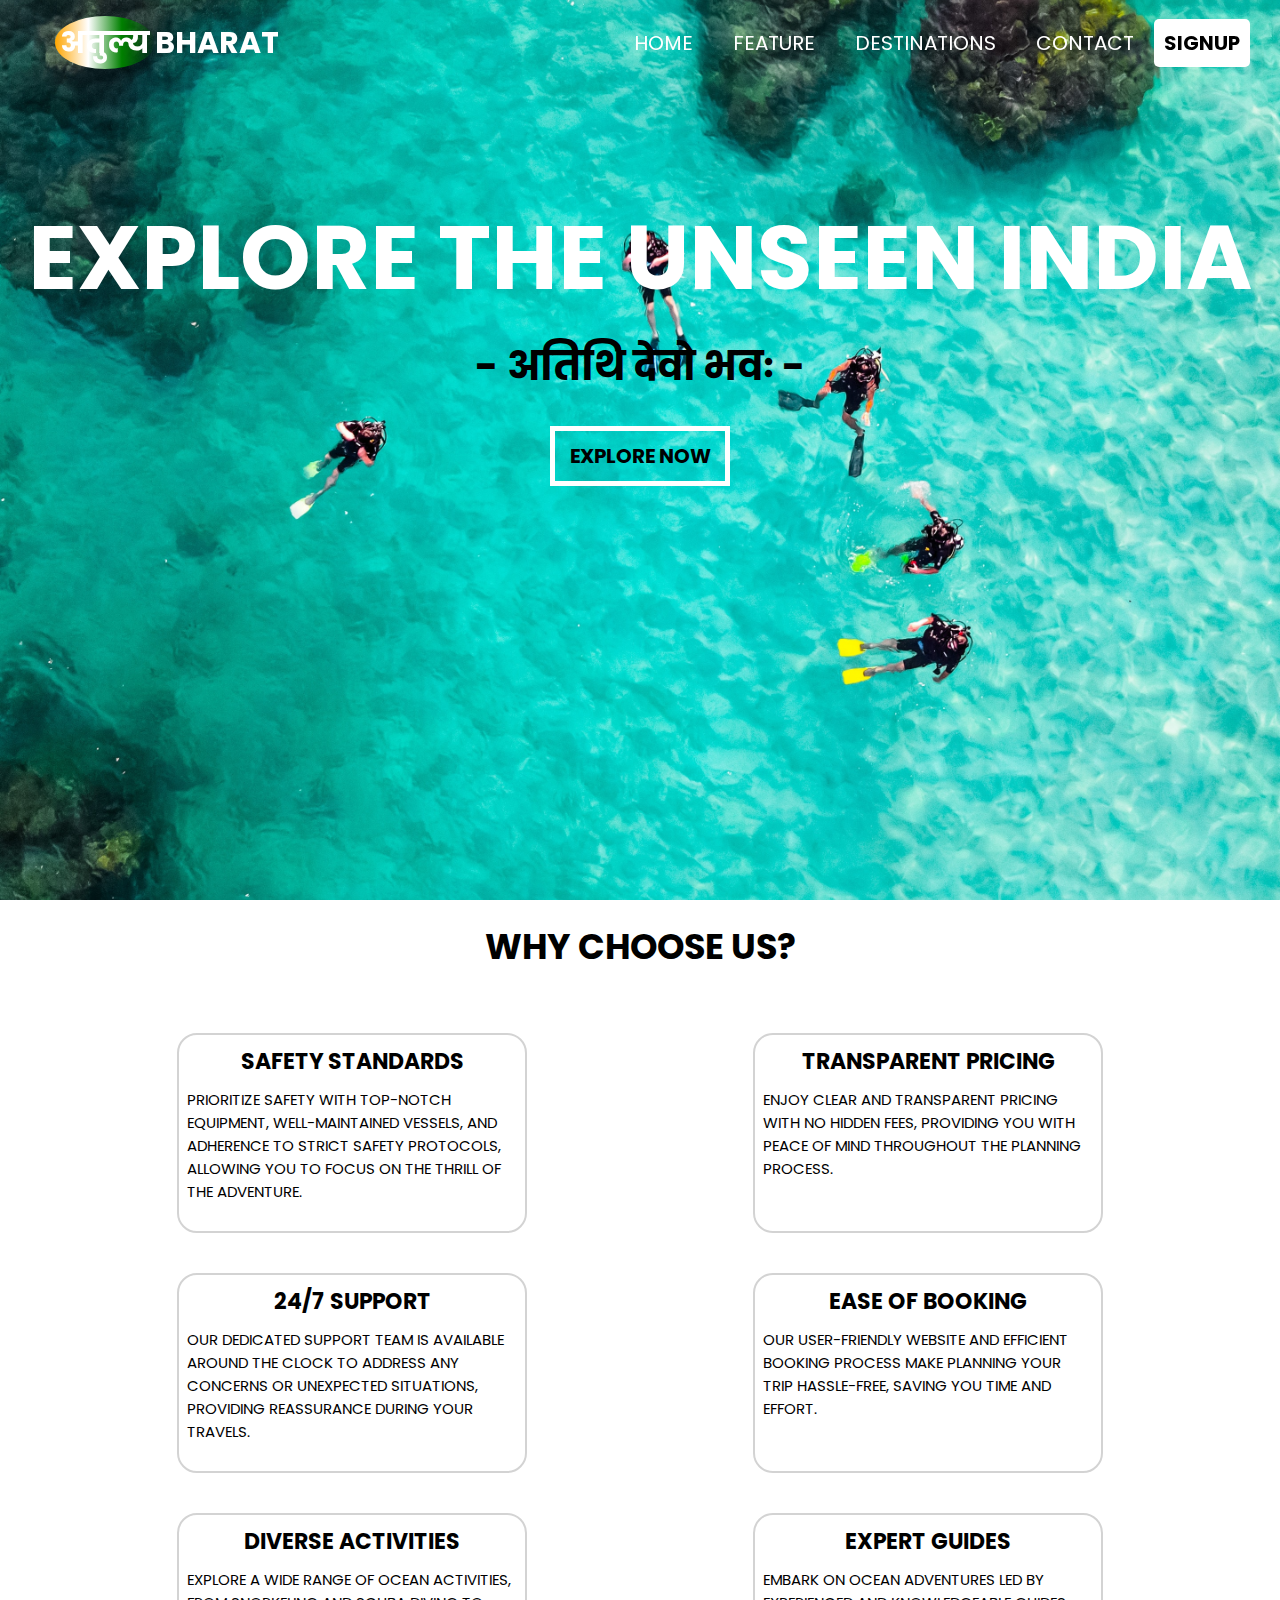
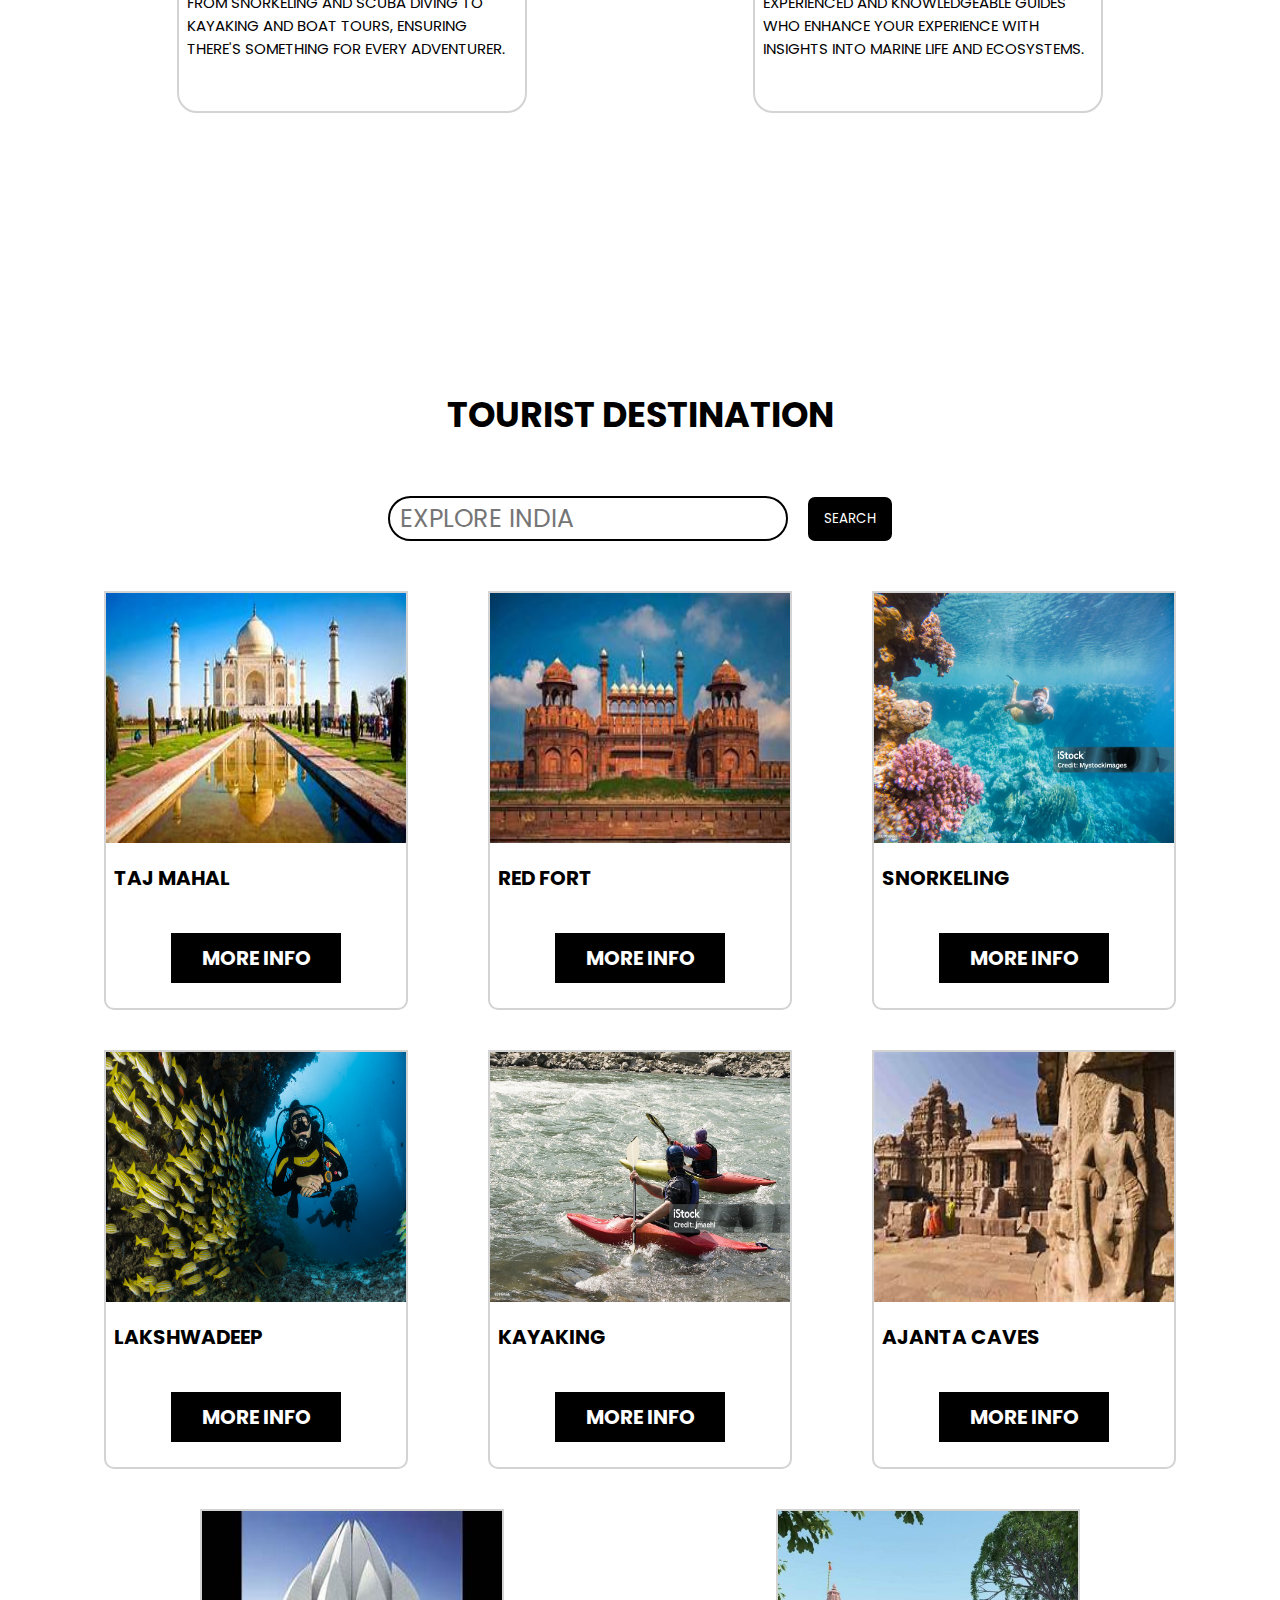
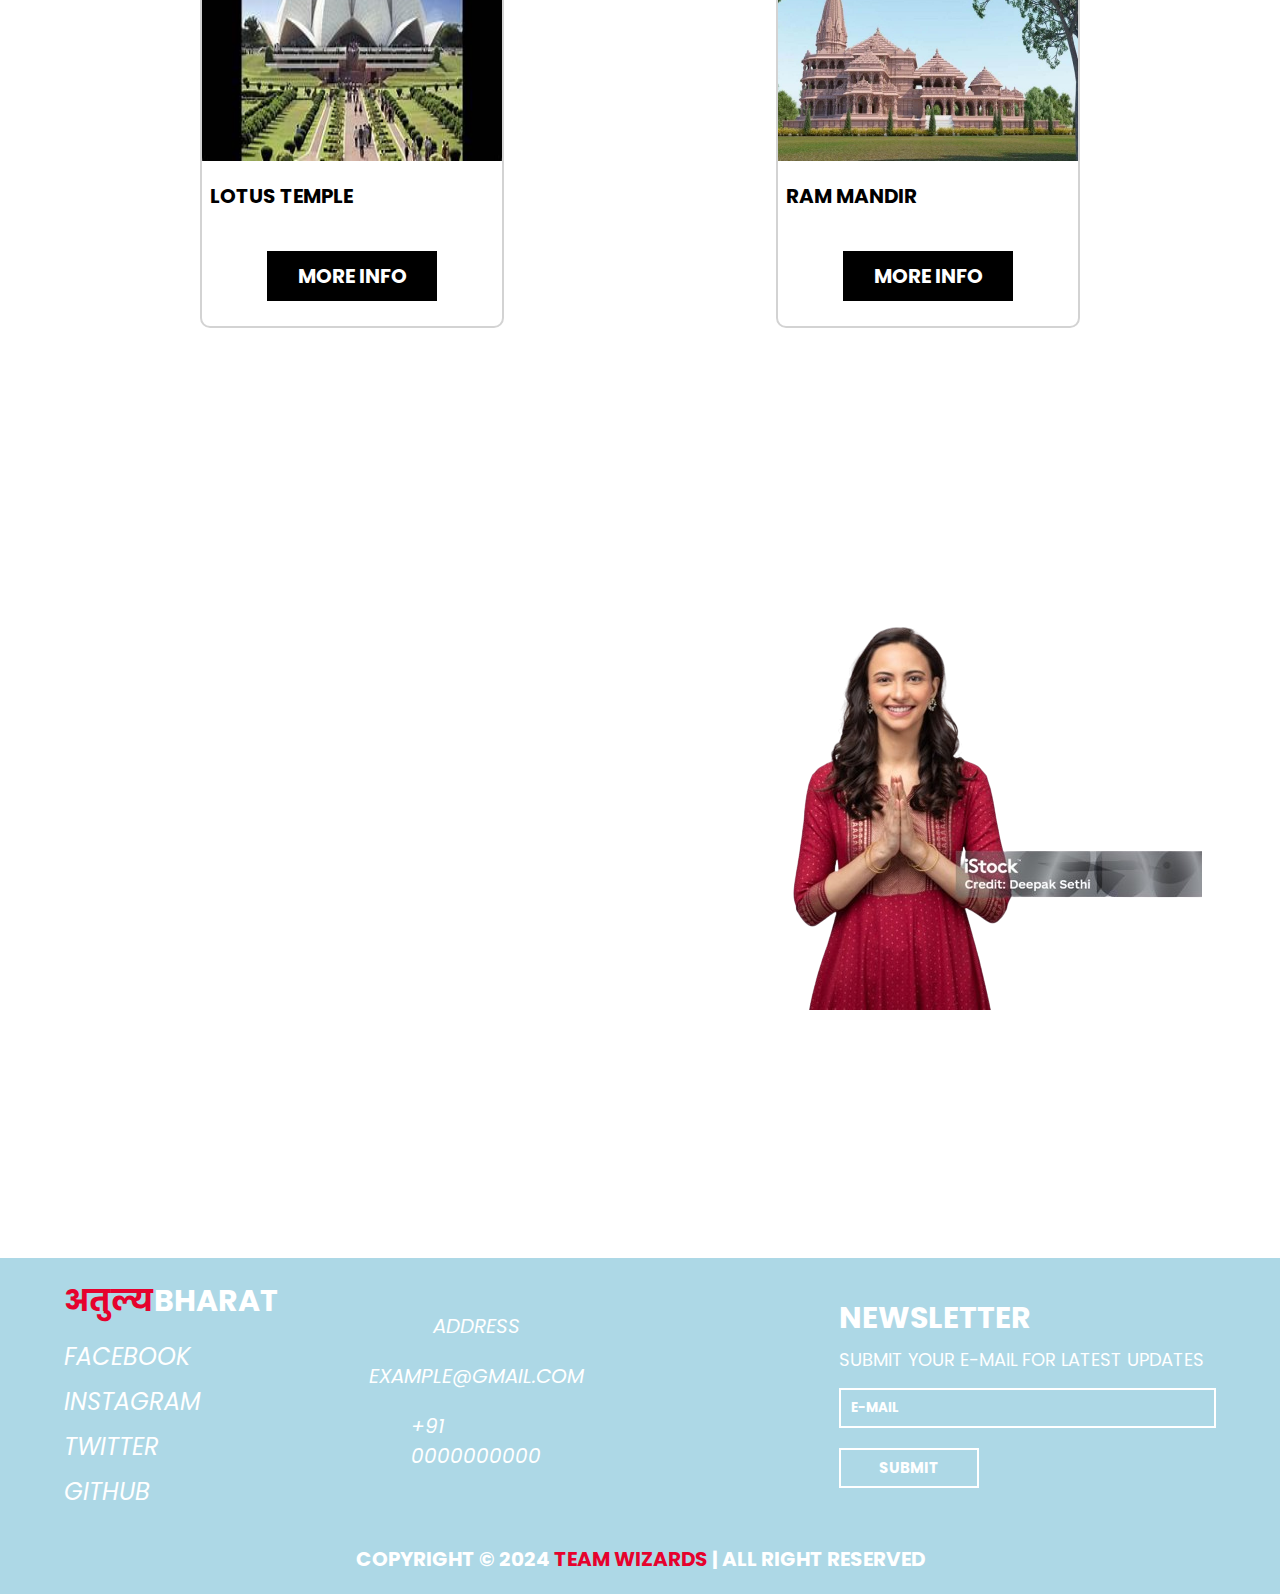
<file: index.html>
<!DOCTYPE html>
<html lang="en">
<head>
    <meta charset="UTF-8">
    <meta name="viewport" content="width=device-width, initial-scale=1.0">
    <title>अतुल्यBHARAT | TOURIST GUIDE website</title>
    <link rel="stylesheet" href="style.css">
    <link rel="shortcut icon" href="favicon.ico" type="image/x-icon">
    <script src="https://code.jquery.com/jquery-3.6.4.min.js"></script>
    <link rel="stylesheet" href="https://cdnjs.cloudflare.com/ajax/libs/font-awesome/6.5.1/css/all.min.css" integrity="sha512-DTOQO9RWCH3ppGqcWaEA1BIZOC6xxalwEsw9c2QQeAIftl+Vegovlnee1c9QX4TctnWMn13TZye+giMm8e2LwA==" crossorigin="anonymous" referrerpolicy="no-referrer" />
</head>
<body>
    <div class="popup">
        <div class="message"></div>
      </div>
    <header>
        <div class="logo">
            <a href="#"><h1><span>अतुल्य</span>BHARAT</h1></a>
        </div>

        <i class="fa-solid fa-bars"></i>
        <style>
            .fa-bars{
                color: white !important;
            }
        </style>
        <nav>
            <ul>
                <li><a href="#home">home</a></li>
                <li><a href="#feature">feature</a></li>
                <li><a href="#service">destinations</a></li>
                <li><a href="#contact">contact</a></li>
                <h3><a href="/newbiethon2024/signup/index.html">signup</a></h3>
            </ul>
        </nav>
    </header>

    <section id="home">
        <h1>explore the unseen india</h1>
        <h3>- अतिथि देवो भवः -</h3>
        <button>explore now</button>
        
    </section>

    <section id="feature">
        <h1>why choose us?</h1>

        <div class="card-container">
            <div class="card">
                <h2>safety standards</h2>
                <p>Prioritize safety with top-notch equipment, well-maintained vessels, and adherence to strict safety protocols, allowing you to focus on the thrill of the adventure.</p>
            </div>
            <div class="card">
                <h2>transparent pricing</h2>
                <p>Enjoy clear and transparent pricing with no hidden fees, providing you with peace of mind throughout the planning process.</p>
            </div>
            <div class="card">
                <h2>24/7 support</h2>
                <p>Our dedicated support team is available around the clock to address any concerns or unexpected situations, providing reassurance during your travels.</p>
            </div>
            <div class="card">
                <h2>ease of booking</h2>
                <p>Our user-friendly website and efficient booking process make planning your trip hassle-free, saving you time and effort.</p>
            </div>
            <div class="card">
                <h2>diverse activities</h2>
                <p>Explore a wide range of ocean activities, from snorkeling and scuba diving to kayaking and boat tours, ensuring there's something for every adventurer.</p>
            </div>
            <div class="card">
                <h2>expert guides</h2>
                <p>Embark on ocean adventures led by experienced and knowledgeable guides who enhance your experience with insights into marine life and ecosystems.</p>
            </div>
        </div>
    </section>

    <section id="service">

        <h1>tourist destination</h1>
        <div class="search-section">
            <input type="text" name="search" id="myInput" placeholder="explore india" onkeyup="myFunction()">
            <button>search</button>
        </div>
        <div class="package-container">
            <div class="package" data-title="taj-mahal">
                <div class="info">
                    <img src="1img.jpg" alt="">
                    <div class="package-info">
                        <h2 class="filter">taj mahal</h2>
                        
                    </div>
                </div>
                <div class="more-info">
                    <a href="#"><button>more info</button></a>
                </div>
            </div>
            <div class="package" data="red-fort">
                <div class="info">
                    <img src="2img.jpg" alt="">
                    <div class="package-info">
                        <h2 class="filter">red fort</h2>
                        
                    </div>
                </div>
                
                <div class="more-info">
                    <a href="#"><button>more info</button></a>
                </div>
            </div>
            <div class="package" data-title="snorkeling">
                <div class="info">
                    <img src="snorkeling.jpg" alt="">
                    <div class="package-info">
                        <h2 class="filter">snorkeling</h2>
                        
                    </div>
                </div>
                
                <div class="more-info">
                    <a href="#"><button>more info</button></a>
                </div>
            </div>
            <div class="package" data-title="lakshwadeep">
                <div class="info">
                    <img src="scuba-diving.jpg" alt="">
                    <div class="package-info">
                        <h2 class="filter">lakshwadeep</h2>
                        
                    </div>
                </div>
                
                <div class="more-info">
                    <a href="#"><button>more info</button></a>
                </div>
            </div>
            <div class="package" data-title="kayaking">
                <div class="info">
                    <img src="kayaking.jpg" alt="">
                    <div class="package-info">
                        <h2 class="filter">kayaking</h2>
                        
                    </div>
                </div>
                
                <div class="more-info">
                    <a href="#"><button>more info</button></a>
                </div>
            </div>
            <div class="package" data-title="ajanta-caves">
                <div class="info">
                    <img src="6img.jpg" alt="">
                    <div class="package-info">
                        <h2 class="filter">ajanta caves</h2>
                       
                    </div>
                </div>
                
                <div class="more-info">
                    <a href="#"><button>more info</button></a>
                </div>
            </div>
            <div class="package" data-title="lotus-temple">
                <div class="info">
                    <img src="7img.jpg" alt="">
                    <div class="package-info">
                        <h2 class="filter">lotus temple</h2>
                       
                    </div>
                </div>
                
                <div class="more-info">
                    <a href="#"><button>more info</button></a>
                </div>
            </div>
            <div class="package" data-title="ram-mandir">
                <div class="info">
                    <img src="rammanndir.jpg" alt="">
                    <div class="package-info">
                        <h2 class="filter">ram mandir</h2>
                       
                    </div>
                </div>
                
                <div class="more-info">
                    <a href="destination/index.html"><button>more info</button></a>
                </div>
            </div>
        </div>

    </section>
     

    <section id="contact">

        <form onsubmit="sendEmail(); reset(); return false;">
            <h1>get in touch</h1>
            <input type="text" id="name" placeholder="full name" required>
            <input type="number" placeholder="phone number">
            <input type="email" id="email" placeholder="xyz@gmail.com" required>
            <textarea placeholder="message" id="message" cols="30" rows="10" required></textarea>
            <input type="submit" value="send">
        </form>

        <div class="image">
            <img src="namste.png" alt="">
        </div>

    </section>

    <section id="footer">

        <div class="footer-container">
            <div class="brand">
                <div class="logo">
                    <a href="#"><h1><span>अतुल्य</span>BHARAT</h1></a>
                </div>
                <div class="icons">
                    <i href="#" class="fa-brands fa-facebook">facebook</i>
                    <i href="#" class="fa-brands fa-instagram">instagram</i>
                    <i href="#" class="fa-brands fa-x-twitter">twitter</i>
                    <i href="#" class="fa-brands fa-github">github</i>
                </div>
            </div>

            <div class="contact-info">
                <div class="info">
                    <i href="#" class="fa-solid fa-location-dot">address</i>
                    <i href="#" class="fa-solid fa-envelope">example@gmail.com</i>
                    <i href="#" class="fa-solid fa-phone">+91 0000000000</i>
                </div>
            </div>

            <div class="letter">
                <h1>
                    newsletter
                </h1>
                <p>submit your e-mail for latest updates</p>
                <input type="email" placeholder="e-mail">
                <input type="submit" placeholder="subscribe">
            </div>
          
        </div>

        <h1 class="msg">copyright &copy; 2024 <span>Team Wizards</span> | all right reserved</h1>

    </section>


    <script src="script.js"></script>
    <script src="https://smtpjs.com/v3/smtp.js"></script>
</body>
</html>
</file>
<file: style.css>
@import url('https://fonts.googleapis.com/css2?family=Poppins:wght@100;400;500;700&display=swap');

*{
    padding:0%;
    margin: 0%;
    outline: none;
    text-decoration: none;
    list-style: none;
    text-transform: uppercase;
    box-sizing: border-box;
    font-family: 'Poppins', sans-serif;
    transition: all ease .5s;
}

html {
    font-size: 62.5%;
    scroll-behavior: smooth;
}
body{
    overflow-x: hidden;
}

header{
    position: fixed;
    top: 0;
    left: 0;
    width: 100%;
    display: flex;
    align-items: center;
    justify-content: space-between;
    padding: 2rem 3rem;
    z-index: 10;

    .logo{
        margin: 0 2.5rem;

        a{
            text-decoration: none;

            h1{
                color: #fff;
                font-size: 3rem;

                span{
                    background: linear-gradient(90deg, orange, white, green, transparent);
                    border-radius: 50%;
                    padding: 5px 5px;
                    box-shadow: 4px;
                }

            }
        }
    }
    nav{
        ul{
            list-style: none;
            display: flex;
            align-items: center;
            justify-content: space-around;
            background: transparent;

            li{
                margin: 1 1.5rem;

                a{
                    text-decoration: none;
                    color: #fff;
                    font-size: 2rem;
                    padding: 2rem;

                    &:hover{
                        color: #000;
                    }

                }
                &:hover{
                    background: #fff;
                }
            }
            h3{

                a{
                    text-decoration: none;
                    color: #000;
                    background: white;
                    font-size: 2rem;
                    padding: 1rem;
                    border-radius: .5rem;

                    &:hover{
                        background: transparent;
                        color: white;
                    }

                }
                
            }
        }
    }
    .fa-bars{
        font-size: 4rem;
        color: #000;
        margin: 0 2rem;
        cursor: pointer;
        display: none;
        z-index: 20;
    }
}


#home{
    height: 100vh;
    width: 100vw;
    background: url(home-pic.jpg) no-repeat;
    background-size: cover;
    background-position: center;
    background-blend-mode: multiply;
    background-attachment: fixed;
    text-align: center;
    padding-top: 12rem;

    h1{
        font-size: 9rem;
        margin: 0 .5rem;
        margin-top: 7rem;
        color: #fff;
    }
    h3{
        font-size: 4rem;
        color: #000;
        margin: 1rem 0;
    }
    button{
        width: 18rem;
        height: 6rem;
        margin: 2rem 0;
        background: transparent;
        border: .5rem solid #fff;
        font-size: 2rem;
        font-weight: bold;

        &:hover{
            background: #000;
            color: #fff;
            width: 20rem;
            height: 6.4rem;
        }
    }
}

#feature{
    height: auto;
    width: 100vw;
    display: grid;
    place-items: center;

    h1{
        font-size: 3.5rem;
        margin: 2rem 0;
    }

    .card-container{
        display: flex;
        width: 90vw;
        justify-content: space-around;
        flex-wrap: wrap;
        margin: 2rem 0;

        .card{
            width: 35rem;
            height: 20rem;
            margin: 2rem;
            border: .2rem solid lightgray;
            border-radius: 2rem;
            text-align: center;

            h2{
                font-size: 2.2rem;
                margin: 1rem 0;
            }

            p{
                font-size: 1.5rem;
                text-align: left;
                padding: 0 0.8rem;
            }

            &:hover{
                transform: translateY(-3rem);
            }
        }
    }
}


#service{
    display: flex;
    flex-direction: column;
    justify-content: center;
    align-items: center;
    padding-top: 20rem;
    
    h1{
        font-size: 3.5rem;
        margin: 3.5rem 0;
    }

    .search-section{
        margin: 2rem 0;
        display: flex;
        align-items: center;
        justify-content: center;

        input{
            width: 40rem;
            height: 4.5rem;
            border: .2rem solid #000;
            border-radius: 5rem;
            margin-right: 2rem;
            padding-left: 1rem;
            font-size: 2.5rem;
        }

        button{
            padding: 1rem 1.4rem;
            background: #000;
            color: #fff;
            border: .2rem solid #000;
            border-radius: .7rem;

            &:hover{
                background: #fff;
                color: #000;
                border-color: #000;
            }
        }


    }

    .package-container{
        margin: 1rem 0;
        width: 90vw;
        display: flex;
        justify-content: space-around;
        flex-wrap: wrap;
        
        .package{
            margin: 2rem;
            border: .2rem solid lightgray;
            border-bottom-left-radius: 1rem;
            border-bottom-right-radius: 1rem;
            
            .info{
                position: relative;
                overflow: hidden;
                
                img{
                    height: 25rem;
                    width: 30rem;
                }
                .package-info{
                    padding: 1.5rem .8rem;

                    h2{
                        font-size: 2rem;
                    }
                    h3{
                        font-size: 1.5rem;
                    }
                }
            }
            .more-info{
                display: flex;
                justify-content: center;

                button{
                    width: 18rem;
                    height: 6rem;
                    margin: 2rem 0;
                    background: #000;
                    color: #fff;
                    border: .5rem solid #fff;
                    font-size: 2rem;
                    font-weight: bold;

                    &:hover{
                        background: #fff;
                        border: .3rem solid #000;
                        color: #000;
                        width: 19rem;
                        height: 6.2rem;
                    }
                }
            }
            &:hover{
                transform: translateY(-3rem);
            }
        }
    }
}


#contact{
    height: 100vh;
    width: 100vw;
    display: flex;
    justify-content: center;
    align-items: center;
    overflow: hidden;
    background: url(contact-pic.jpg) no-repeat, linear-gradient(rgba(0,0,0,.5), rgba(0,0,0,.5)); 
    background-position: center;
    background-attachment: fixed;
    background-blend-mode: multiply;
    background-size: cover;

    form{
        display: flex;
        flex-flow: column;

        h1{
            color: #fff;
            font-size: 4rem;
        }

        input{
            width: 40vw;
            height: 4rem;
            background: transparent;
            margin: 2rem 0;
            padding: 0 1rem;
            border: .2rem solid #fff;
            outline: none;
            color: #fff;
            font-weight: bold;

            &::placeholder{
                color: #fff;
            }

            &:focus{
                background: #fff;
                color: #000;
            }
            &:focus::placeholder{
                color: #000;
            }
        }
        input[type="submit"]{
            height: 4rem;
            width: 14rem;
            background-color: transparent;
            color: #fff;
            border: 0.2rem solid #fff;
            outline: none;
            font-size: 1.5rem;
            cursor: pointer;
            font-weight: bold;

            &:hover{
                background-color: #fff;
                color: #000;

            } 
        }
        textarea{
            resize: none;
            background-color: transparent;
            outline: none;
            padding: 1rem;
            color: #000;
            border: .2rem solid #fff;
            font-weight: bold;

            &::placeholder{
                color: #fff;
            }

            &:focus{
                background: #fff;
            }
            &:focus::placeholder{
                color: #000;
            }
        }
    }
}

#footer{
    height: auto;
    width: 100vw;
    display: grid;
    place-items: center;
    background: lightblue;

    .msg{
        text-align: center;
        margin: 2rem 0;
        color: #fff;

        span{
            color: #e6022d;
        }
    }

    .footer-container{
        display: flex;
        height: auto;
        width: 90vw;
        flex-wrap: wrap;
        align-items: center;
        justify-content: space-around; 

        .brand{
            margin: 1rem 0;
            flex: 1 0 25rem;

            .logo{
                margin: 1rem 0;

                a{
                    text-decoration: none;

                    h1{
                        color: #fff;
                        font-size: 3rem;

                        span{
                            color: #e6022d;
                        }
                    }
                }
 
            }
        }
        .icons{
            display: flex;
            flex-flow: column;

            i{
                font-size: 2.4rem;
                color: #fff;
                margin: .5rem 0;
                position: relative;
            }
        }
    }
    .contact-info{
        flex: 1 0 25rem;
        margin: 1rem 1rem;

        .info{
            display: flex;
            flex-flow: column;
            height: 19rem;
            width: 5rem;
            align-items: center;
            justify-content: center;
            text-align: left;

            i{
                color: #fff;
                font-size: 2rem;
                margin: 1rem 0;
                position: relative;
            }
        }
    }
    .letter{
        flex: 1 0 25rem;
        margin-top: 1rem;

        h1{
            font-size: 3rem;
            color: #fff;
        }
        p{
            font-size: 1.8rem;
            color: #fff;
            margin: .5rem 0;
        }
        input{
            width: 100%;
            height: 4rem;
            background: transparent;
            margin: 1rem 0;
            padding: 0 1rem;
            border: .2rem solid #fff;
            outline: none;
            color: #fff;
            font-weight: bold;

            &::placeholder{
                color: #fff;
            }

            &:focus{
                background: #fff;
                color: #000;
            }
            &:focus::placeholder{
                color: #000;
            }
        }
        input[type="submit"]{
            height: 4rem;
            width: 14rem;
            background-color: transparent;
            color: #fff;
            border: 0.2rem solid #fff;
            outline: none;
            font-size: 1.5rem;
            cursor: pointer;
            font-weight: bold;

            &:hover{
                background-color: #fff;
                color: #000;

            } 
        }
    }
}



.fa-xmark{
    transform: rotateZ(180deg);
}

.active{
    background: black;
    padding: 1rem;
    box-shadow: 0 .1rem .3rem #000;

}



@media (max-width: 991px) {
    html{
        font-size: 50%;
    }
}

@media (max-width: 768px) {
    html{
        font-size: 40%;
    }
    #home{
        padding-top: 30rem;
    }
    #contact{
        .image{
            img{
                display: none;
            }
        }
        form{
            width: 90vw;
        }
    }
}

@media (max-width:620px) {
    header{
        .fa-bars{
            display: block;
        }
        nav{
            position: fixed;
            top: 0;
            right: -200%;
            height: 100vh;
            background-color: #fff;
            width: 70vw;
            box-shadow: 30rem 0 0 rgba(0,0,0,.5);

            ul{
                flex-flow: column;
                justify-content: center;
                height: 100%;

                li{
                    margin: 2rem 0;

                    a{
                        margin: 0;
                        font-size: 4rem;
                        color: #000;

                        &:hover{
                            background: #000;
                            color: #fff;
                        }
                    }
                }
            }
        }
        .nav-toggle{
            right: 0;
        }
    }

    #home{
        padding-top: 30rem;

        h1{
            font-size: 7rem;
        }
        h3{
            font-size: 3.5rem;
        }
        button{
            font-size: 2rem;
        }
    }
    
}
</file>
